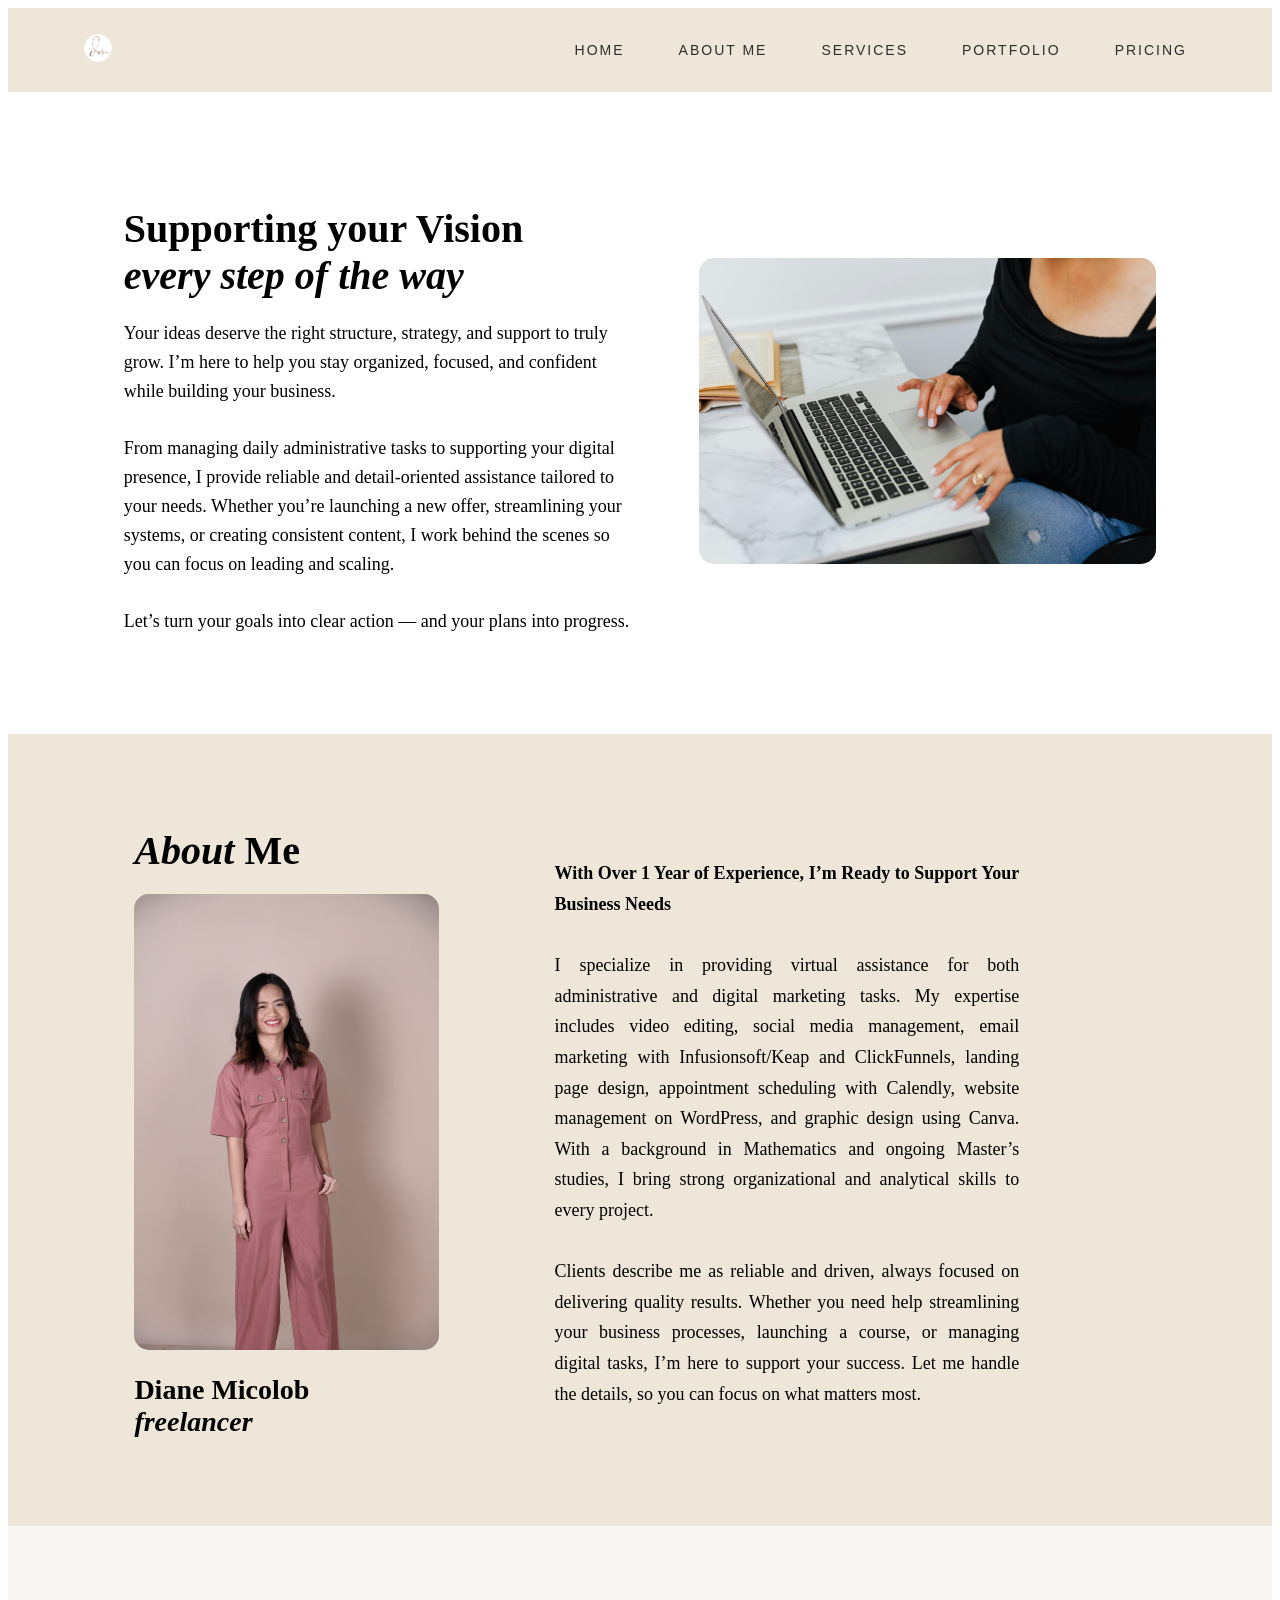
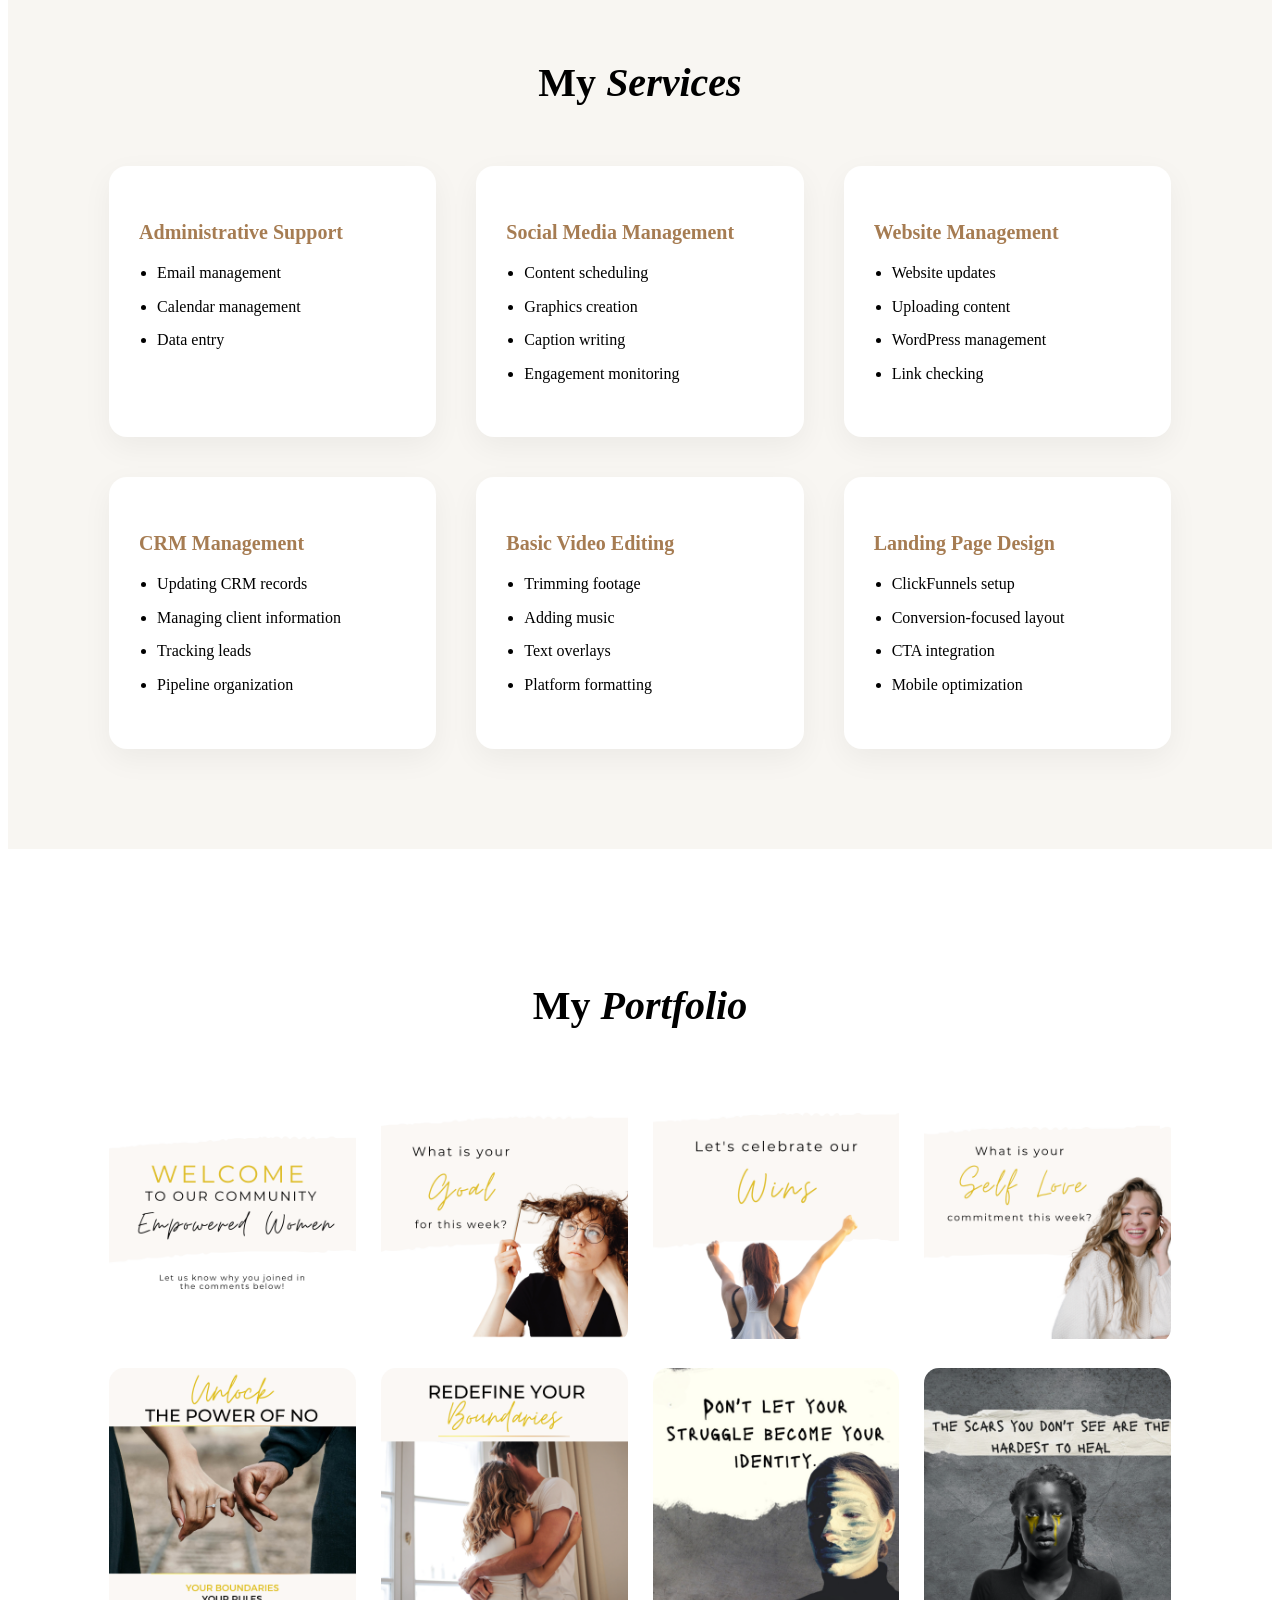
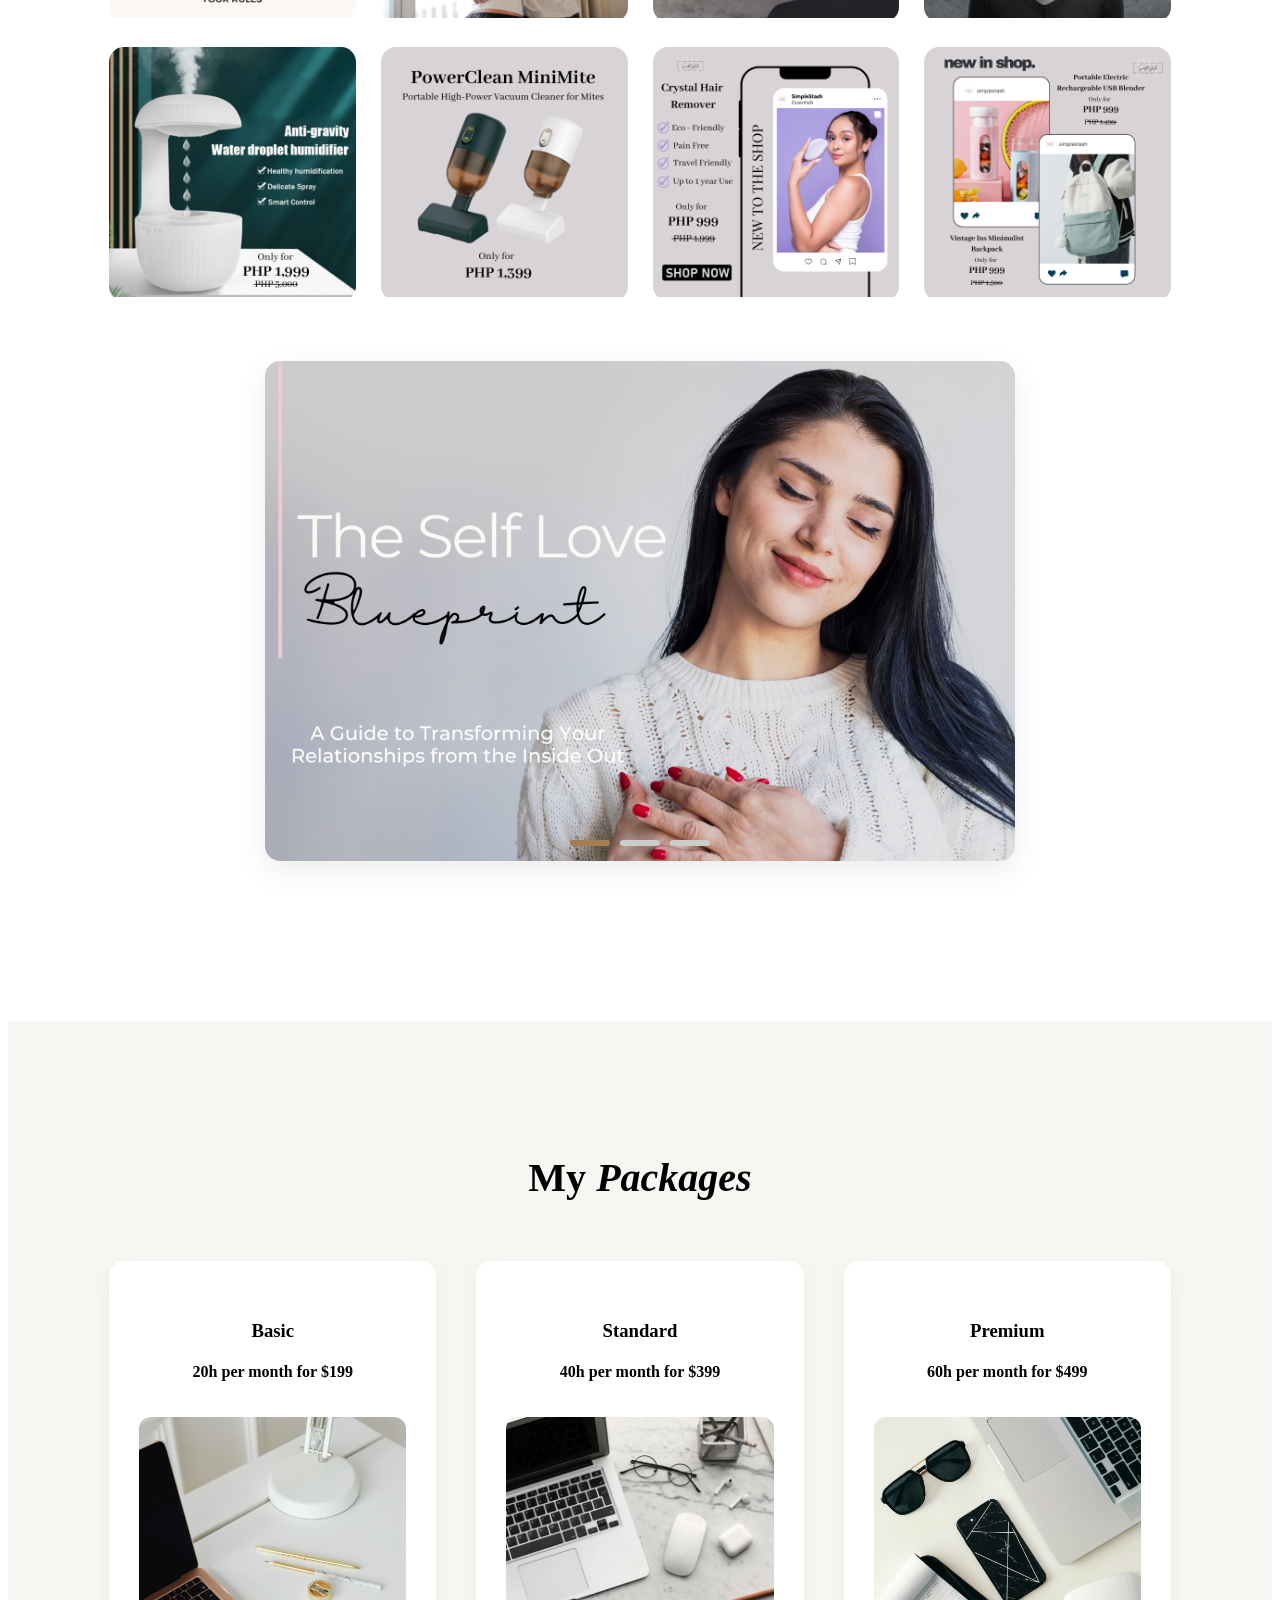
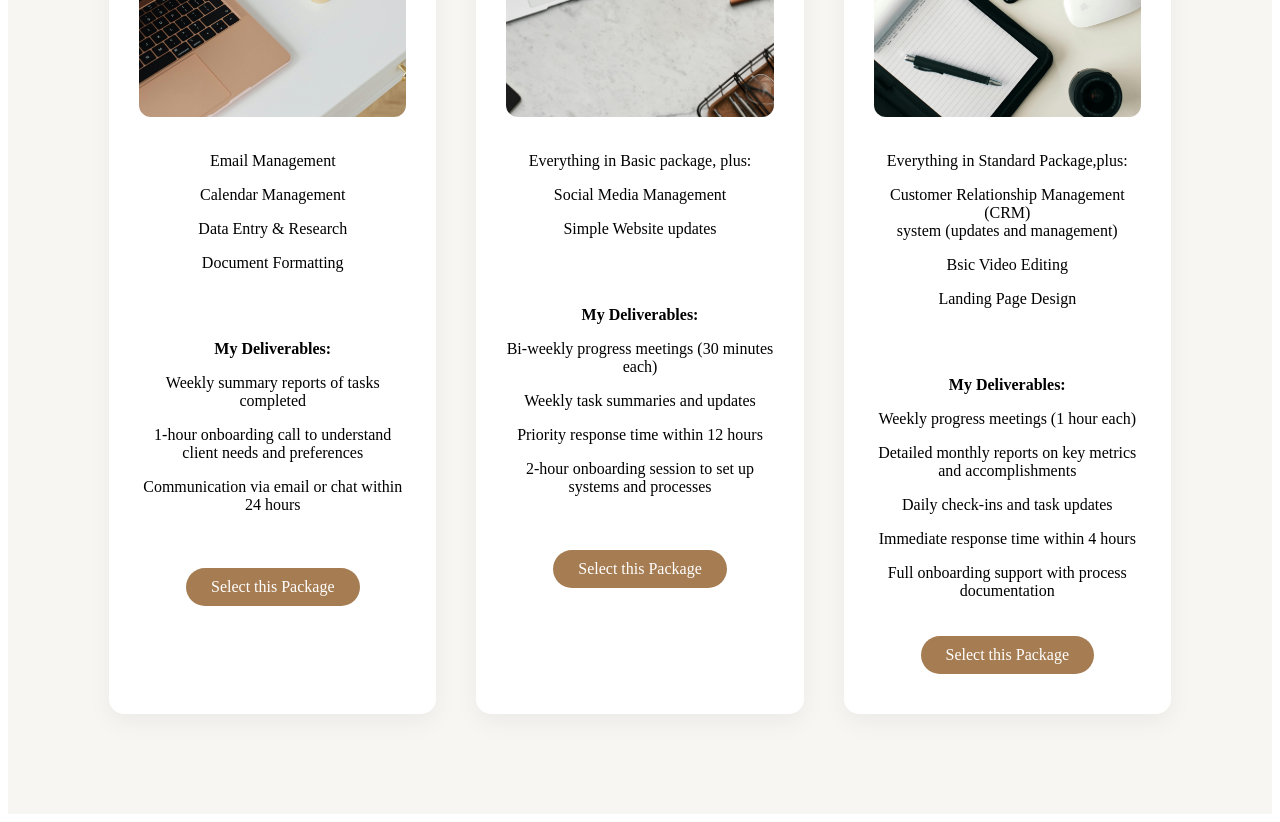
<file: index.html>
<!doctype html>
<html lang="en">
  <head>
    <meta charset="UTF-8" />
    <title>DM VA Services</title>
    <link rel="stylesheet" href="style1.css" />
  </head>
  <body>
   <nav class="navbar">

<div class="nav-left">
  <a href="#home">
    <img src="logo.png" alt="DM VA Logo" class="logo">
  </a>
</div>

  <div class="nav-center">
    <a href="#home">HOME</a>
    <a href="#about">ABOUT ME</a>
    <a href="#services">SERVICES</a>
    <a href="#portfolio">PORTFOLIO</a>
    <a href="#pricing">PRICING</a>
  </div>

</nav>
<div id = "home" class="container">

  <div class="left">
    <h2>Supporting your Vision <br><i>every step of the way</i></h2>

    <p>
     Your ideas deserve the right structure, strategy, and support to truly grow. I’m here to help you stay organized, focused, and confident while building your business.
<br><br>
From managing daily administrative tasks to supporting your digital presence, I provide reliable and detail-oriented assistance tailored to your needs. Whether you’re launching a new offer, streamlining your systems, or creating consistent content, I work behind the scenes so you can focus on leading and scaling.
<br><br>
Let’s turn your goals into clear action — and your plans into progress.
    </p>
  </div>

  <div class="right">
    <img src="Home.jpg" alt="Virtual Assistant">
  </div>

</div>

<div id= "about" class = "about-container">
  <div class = "about-left">
    <h2 ><i> About</i> Me</h2>
    <img src="Diane.jpg" alt="Virtual Assistant">
    <h3>Diane Micolob
    <br>
    <i>freelancer</i> 
    </h3>
  </div>
  <div class="about-right">
  <p><b> With Over 1 Year of Experience, I’m Ready to Support Your Business Needs
  </b> 
  <br><br>
  I specialize in providing virtual assistance for both administrative and digital marketing tasks. My expertise includes video editing, social media management, email marketing with Infusionsoft/Keap and ClickFunnels, landing page design, appointment scheduling with Calendly, website management on WordPress, and graphic design using Canva. With a background in Mathematics and ongoing Master’s studies, I bring strong organizational and analytical skills to every project.
  <br><br>
  Clients describe me as reliable and driven, always focused on delivering quality results. Whether you need help streamlining your business processes, launching a course, or managing digital tasks, I’m here to support your success. Let me handle the details, so you can focus on what matters most.
  </p>
  </div>
</div>


<div id="services" class="services-section">

  <h2>My <i>Services</i></h2>

  <div class="services-container">


    <div class="service-box">
      <h3>Administrative Support</h3>
      <ul>
        <li>Email management</li>
        <li>Calendar management</li>
        <li>Data entry</li>
      </ul>
    </div>


    <div class="service-box">
      <h3>Social Media Management</h3>
      <ul>
        <li>Content scheduling</li>
        <li>Graphics creation</li>
        <li>Caption writing</li>
        <li>Engagement monitoring</li>
      </ul>
    </div>

   
    <div class="service-box">
      <h3>Website Management</h3>
      <ul>
        <li>Website updates</li>
        <li>Uploading content</li>
        <li>WordPress management</li>
        <li>Link checking</li>
      </ul>
    </div>


    <div class="service-box">
      <h3>CRM Management</h3>
      <ul>
        <li>Updating CRM records</li>
        <li>Managing client information</li>
        <li>Tracking leads</li>
        <li>Pipeline organization</li>
      </ul>
    </div>

   
    <div class="service-box">
      <h3>Basic Video Editing</h3>
      <ul>
        <li>Trimming footage</li>
        <li>Adding music</li>
        <li>Text overlays</li>
        <li>Platform formatting</li>
      </ul>
    </div>


    <div class="service-box">
      <h3>Landing Page Design</h3>
      <ul>
        <li>ClickFunnels setup</li>
        <li>Conversion-focused layout</li>
        <li>CTA integration</li>
        <li>Mobile optimization</li>
      </ul>
    </div>

  </div>
</div>

<div id="portfolio" class="portfolio-section">

  <h2>My <i>Portfolio</i></h2>

  <div class="portfolio-container">

    <div class="portfolio-item">
      <img src="3.png" alt="Social Media Post">
      <div class="overlay">Social Media Post</div>
    </div>

    <div class="portfolio-item">
      <img src="2.png" alt="Social Media Post">
      <div class="overlay">Social Media Post</div>
    </div>

    <div class="portfolio-item">
      <img src="1.png" alt="Social Media Post">
      <div class="overlay">Social Media Post</div>
    </div>
    
    <div class="portfolio-item">
      <img src="4.png" alt="Social Media Post">
      <div class="overlay">Social Media Post</div>
    </div>
    
    <div class="portfolio-item">
      <img src="5.png" alt="Social Media Post">
      <div class="overlay">Social Media Post</div>
    </div>
    
    <div class="portfolio-item">
      <img src="6.png" alt="Social Media Post">
      <div class="overlay">Social Media Post</div>
    </div>
    
    <div class="portfolio-item">
      <img src="7.png" alt="Social Media Post">
      <div class="overlay">Social Media Post</div>
    </div>
    
    <div class="portfolio-item">
      <img src="8.png" alt="Social Media Post">
      <div class="overlay">Social Media Post</div>
    </div>
    
    <div class="portfolio-item">
      <img src="9.png" alt="Social Media Post">
      <div class="overlay">Social Media Post</div>
    </div>
    
    <div class="portfolio-item">
      <img src="10.png" alt="Social Media Post">
      <div class="overlay">Social Media Post</div>
    </div>

    <div class="portfolio-item">
      <img src="11.png" alt="Social Media Post">
      <div class="overlay">Social Media Post</div>
    </div>

    <div class="portfolio-item">
      <img src="12.png" alt="Social Media Post">
      <div class="overlay">Social Media Post</div>
    </div>
  </div>

    <div class="booklet-slider">

      <input type="radio" name="slider" id="slide1" checked>
      <input type="radio" name="slider" id="slide2">
      <input type="radio" name="slider" id="slide3">

      <div class="slides">
        <img src="13.png" class="slide s1" alt="Booklet 1">
        <img src="15.png" class="slide s2" alt="Booklet 2">
        <img src="14.png" class="slide s3" alt="Booklet 3">
  </div>

  <div class="navigation">
    <label for="slide1"></label>
    <label for="slide2"></label>
    <label for="slide3"></label>
  </div>

</div>
      
</div>

<div id="pricing" class="package-section">

  <h2 class="package-title">My <i>Packages</i></h2>

  <div class="package-container">

    <div class="package-box">
      <h3>Basic</h3>
      <h4>20h per month for $199</h4>
      <img src="Basic.jpg" alt="Basic">
      <p>Email Management</p>
      <p>Calendar Management</p>
      <p>Data Entry & Research</p>
      <p>Document Formatting</p>
      <br><br>
      <p><b>My Deliverables:</b></p>
     <p> Weekly summary reports of tasks completed</p> 
     <p> 1-hour onboarding call to understand client needs and preferences</p>
     <p>Communication via email or chat within 24 hours</p>
      
       <br> 
        <a href="https://calendly.com/dianemicolob/discovery-call" target="_blank" class="package-btn">
  Select this Package
</a>
    </div>

    <div class="package-box">
      <h3>Standard</h3>
      <h4>40h per month for $399</h4>
      <img src="Standard.jpg" alt="Basic">
      <p>Everything in Basic package, plus:</p>
      <p>Social Media Management</p>
      <p>Simple Website updates</p>
       <br><br>
      <p><b>My Deliverables:</b></p>
     <p> Bi-weekly progress meetings (30 minutes each)</p> 
     <p> Weekly task summaries and updates</p>
     <p>Priority response time within 12 hours</p>
     <p>2-hour onboarding session to set up systems and processes</p>
      <br>
      <a href="https://calendly.com/dianemicolob/discovery-call" target="_blank" class="package-btn">
  Select this Package
</a>
    </div>

    <div class="package-box">
      <h3>Premium</h3>
      <h4>60h per month for $499</h4>
      <img src="Premium.jpg" alt="Basic">
      <p>Everything in Standard Package,plus:</p>
      <p>Customer Relationship Management (CRM) <br> system (updates and management) </p>
      <p>Bsic Video Editing</p>
      <p>Landing Page Design</p>
       <br><br>
      <p><b>My Deliverables:</b></p>
      <p> Weekly progress meetings (1 hour each)</p> 
     <p> Detailed monthly reports on key metrics and accomplishments</p>
     <p>Daily check-ins and task updates</p>
     <p>Immediate response time within 4 hours</p>
     <p>Full onboarding support with process documentation</p>
        <a href="https://calendly.com/dianemicolob/discovery-call" target="_blank" class="package-btn">
  Select this Package
</a>
    </div>

  </div>

</div>
    


</body>
</html>
</file>
<file: style1.css>
#header {
        color: #1e1d1d; 
        font-family: Verdana;
    }

   #body {
    margin: 0;
    font-family: Bauer Bodoni, sans-serif;
}

.navbar {
    position: sticky;
    top: 0;
    background-color: #eee6d9;
    padding: 10px 60px;
    display: flex;
    justify-content: space-between;
    align-items: center;
    z-index: 1000;
}

.logo {
    height: 60px; 
}

.nav-center {
    text-align: center;
}

.nav-center a {
    text-decoration: none;
    color: #2c2c2c;
    margin: 0 25px;   /* spacing between links */
    font-size: 14px;
    letter-spacing: 2px;
    font-family: Verdana, sans-serif;
}

.nav-center a:hover {
    color: #a67c52;
}

.container {
    display: flex;
    align-items: center;
    justify-content: center;
    gap: 60px;
    padding: 80px 60px;
}

.left {
    width: 45%;
}

.left h2 {
    font-size: 40px;
    margin-bottom: 20px;
}

.left p {
    font-size: 18px;
    line-height: 1.6;
}

.right {
    width: 40%;
}

.right img {
    width: 100%;
    border-radius: 15px;
}

#about {
    background-color: #eee6d9;
    padding: 60px 0;
}

.about-container {
    display: flex;
    align-items: flex-start;
    gap: 40px;
    padding: 60px 60px;
}

.about-left {
    width: 45%;
     padding-left: 10%;
}

.about-left img {
    width: 80%;
    border-radius: 15px;
}

.about-left h2 {
    font-size: 40px;
    margin-bottom: 20px;
}

.about-left h3 {
    font-size: 28px;
    margin-top: 20px;
}

.about-right {
    width: 55%;
    padding-right: 20%;
}

.about-right p {
    font-size: 18px;
    line-height: 1.7;
    text-align: justify;
    padding-top: 10%;
}

.services-section {
    padding: 100px 8%;
    background-color: #f8f6f2;
    text-align: center;
}

.services-section h2 {
    font-family: 'Bauer Bodoni', serif;
    font-size: 40px;
    margin-bottom: 60px;
}

.services-container {
    display: grid;
    grid-template-columns: repeat(3, 1fr);
    gap: 40px;
}

.service-box {
    background: white;
    padding: 35px 30px;
    border-radius: 18px;
    box-shadow: 0 10px 30px rgba(0,0,0,0.05);
    text-align: left;
    transition: 0.3s ease;
}

.service-box:hover {
    transform: translateY(-5px);
}

.service-box h3 {
    margin-bottom: 15px;
    color: #a67c52;
    font-size: 20px;
}

.service-box ul {
    padding-left: 18px;
}

.service-box li {
    margin-bottom: 8px;
    font-size: 16px;
    line-height: 1.6;
}

.portfolio-section {
    padding: 100px 8%;
    background-color: #fff;
    text-align: center;
}

.portfolio-section h2 {
    font-family: 'Bauer Bodoni', serif;
    font-size: 40px;
    margin-bottom: 60px;
}

.portfolio-container {
    display: grid;
    grid-template-columns: repeat(4, 1fr);
    gap: 25px;
}

.portfolio-item {
    position: relative;
    overflow: hidden;
    border-radius: 15px;
}

.portfolio-item img {
    width: 100%;
    height: 250px;
    object-fit: cover;
    transition: 0.4s ease;
}

.overlay {
    position: absolute;
    bottom: 0;
    left: 0;
    right: 0;
    background: rgba(166,124,82,0.85);
    color: white;
    padding: 15px;
    opacity: 0;
    transition: 0.4s ease;
}

.portfolio-item:hover img {
    transform: scale(1.1);
}

.portfolio-item:hover .overlay {
    opacity: 1;
}

.booklet-slider {
    width: 100%;
    max-width: 750px;
    height: 500px;
    margin: 60px auto;
    position: relative;
    overflow: hidden;
    border-radius: 15px;
    box-shadow: 0 10px 30px rgba(0,0,0,0.08);
}

/* hide radio */
.booklet-slider input {
    display: none;
}

/* SLIDES WRAPPER */
.slides {
    display: flex;
    width: 100%;
    height: 100%;
}

/* IMPORTANT FIX */
.slide {
    width: 100%;
    height: 100%;
    flex: 0 0 100%;   /* 🔥 THIS FIXES SLIDING */
    object-fit: cover;
    transition: 0.6s ease;
}

/* movement */
#slide1:checked ~ .slides {
    transform: translateX(0%);
}

#slide2:checked ~ .slides {
    transform: translateX(-100%);
}

#slide3:checked ~ .slides {
    transform: translateX(-200%);
}

/* navigation */
.navigation {
    position: absolute;
    bottom: 15px;
    left: 50%;
    transform: translateX(-50%);
    display: flex;
    gap: 10px;
}

.navigation label {
    width: 40px;
    height: 6px;
    background: #ccc;
    border-radius: 5px;
    cursor: pointer;
}

#slide1:checked ~ .navigation label[for="slide1"],
#slide2:checked ~ .navigation label[for="slide2"],
#slide3:checked ~ .navigation label[for="slide3"] {
    background: #a67c52;
}


.package-section {
    padding: 100px 8%;
    background-color: #f8f6f2;
    text-align: center;
}

.package-title {
    font-family: 'Bauer Bodoni', serif;
    font-size: 40px;
    margin-bottom: 60px;
}

.package-container {
    display: flex;
    justify-content: center;
    gap: 40px;
}

.package-box {
    background: white;
    padding: 40px 30px;
    width: 300px;
    border-radius: 15px;
    box-shadow: 0 8px 25px rgba(0,0,0,0.05);
    text-align: center;
}

.package-box img {
    width: 100%;
    height: 300px;
    object-fit: cover;
    border-radius: 12px;
    margin: 15px 0;
}
.package-btn {
    display: inline-block;
    margin-top: 20px;
    padding: 10px 25px;
    background-color: #a67c52;
    color: white;
    text-decoration: none;
    border-radius: 20px;
    transition: 0.3s ease;
}

.package-btn:hover {
    background-color: #8c653f;
}
</file>
